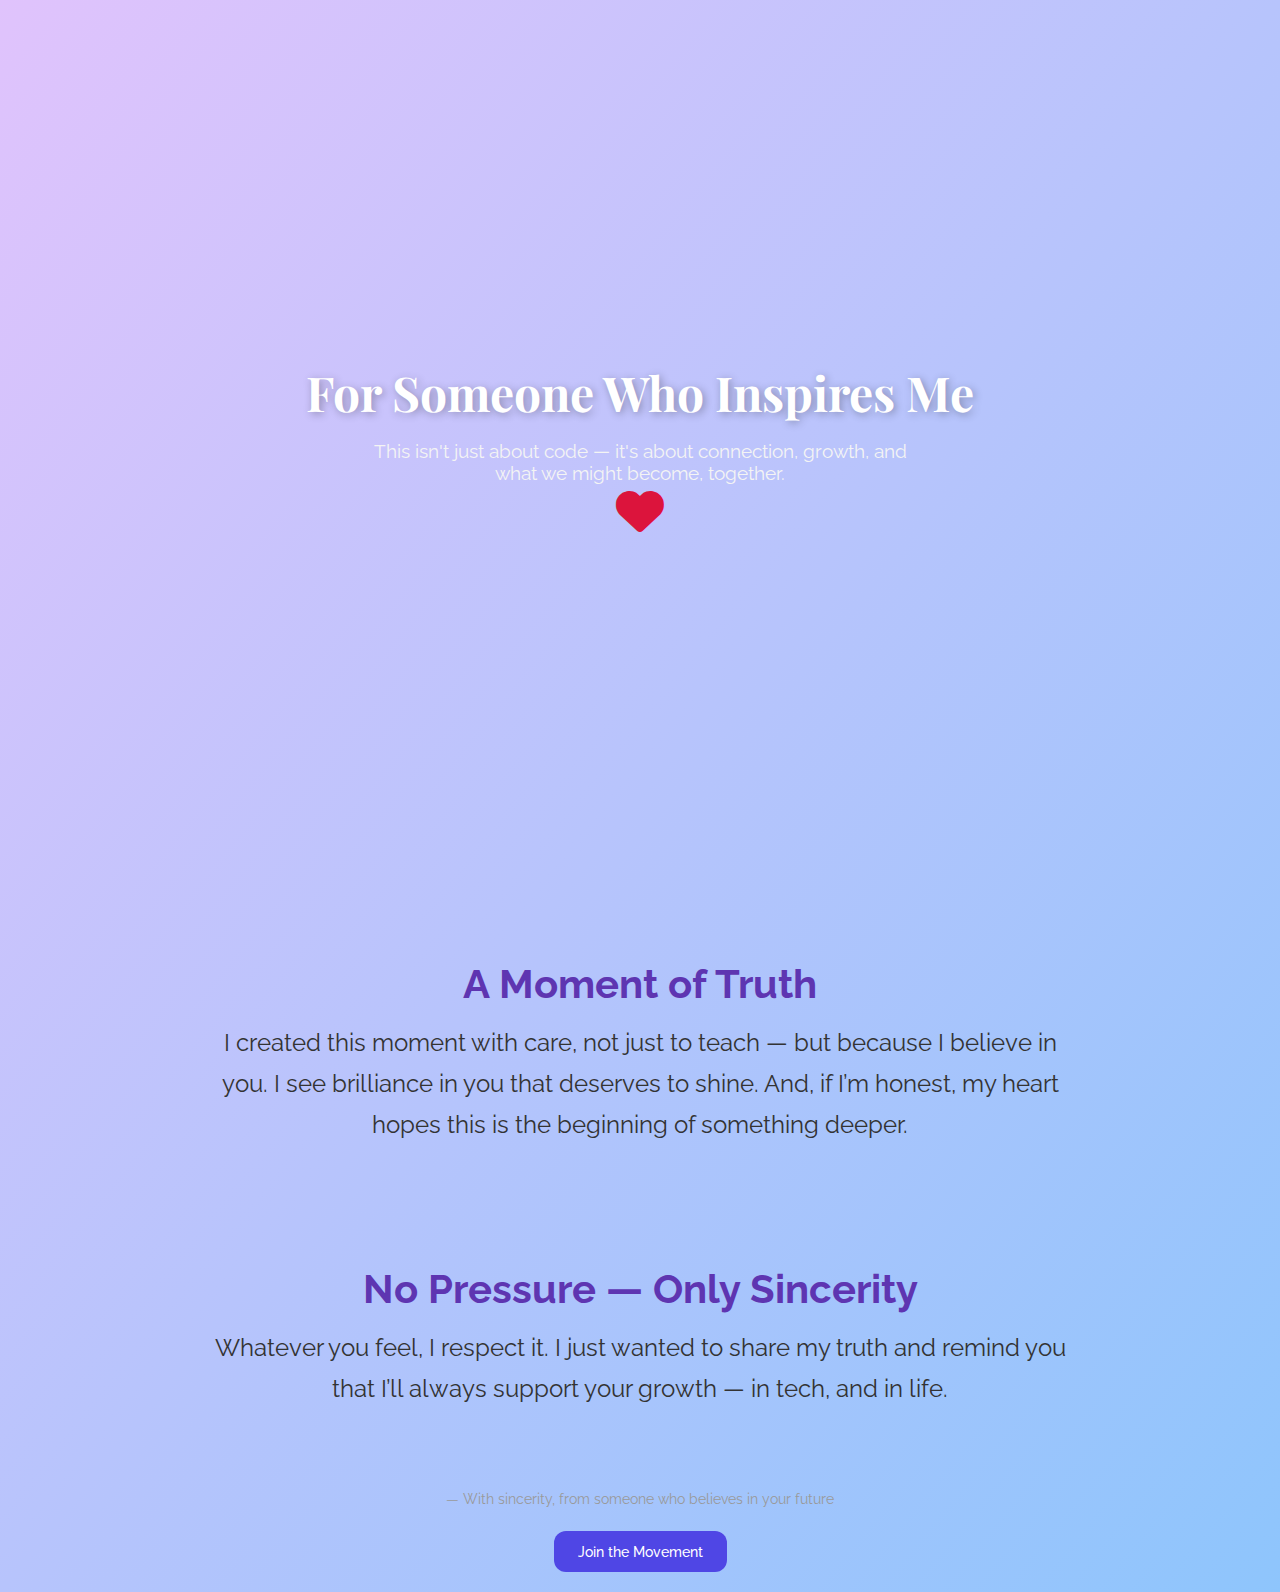
<file: index.html>
<!DOCTYPE html>
<html lang="en">
<head>
  <meta charset="UTF-8" />
  <meta name="viewport" content="width=device-width, initial-scale=1.0" />
  <title>For Someone Special</title>
  <link href="https://fonts.googleapis.com/css2?family=Playfair+Display:wght@600&family=Raleway&display=swap" rel="stylesheet">
  <link rel="stylesheet" href="https://cdnjs.cloudflare.com/ajax/libs/font-awesome/6.4.0/css/all.min.css"/>
  <style>
    * {
      margin: 0;
      padding: 0;
      box-sizing: border-box;
    }

    body {
      font-family: 'Raleway', sans-serif;
      background: linear-gradient(to bottom right, #e0c3fc, #8ec5fc);
      color: #222;
      overflow-x: hidden;
    }

    header {
      height: 100vh;
      display: flex;
      align-items: center;
      justify-content: center;
      flex-direction: column;
      text-align: center;
      animation: fadeIn 2s ease-out;
    }

    header h1 {
      font-family: 'Playfair Display', serif;
      font-size: 3rem;
      color: #fff;
      margin-bottom: 1rem;
      text-shadow: 2px 2px 8px rgba(0,0,0,0.3);
    }

    header p {
      max-width: 600px;
      font-size: 1.2rem;
      color: #f4f4f4;
      padding: 0 1rem;
    }

    .section {
      padding: 60px 20px;
      max-width: 900px;
      margin: auto;
      text-align: center;
      animation: fadeInUp 1.5s ease forwards;
    }

    .section h2 {
      font-size: 2.5rem;
      margin-bottom: 1rem;
      color: #5e35b1;
    }

    .section p {
      font-size: 1.5rem;
      line-height: 1.7;
      color: #333;
    }

    .icon-heart {
      font-size: 3rem;
      color: crimson;
      animation: pulse 2s infinite;
    }

    .join-btn {
  display: inline-block;
  margin-top: 1.5rem; /* mt-6 */
  background-color: #4f46e5; /* indigo-600 */
  color: white;
  padding: 0.75rem 1.5rem; /* py-3 px-6 */
  border-radius: 0.75rem; /* rounded-xl */
  text-decoration: none;
  font-weight: 500;
  transition: background-color 0.3s ease;
}

.join-btn:hover {
  background-color: #4338ca; /* indigo-700 */
}

    

    @keyframes fadeIn {
      from {opacity: 0; transform: scale(0.9);}
      to {opacity: 1; transform: scale(1);}
    }

    @keyframes fadeInUp {
      from {opacity: 0; transform: translateY(40px);}
      to {opacity: 1; transform: translateY(0);}
    }

    @keyframes pulse {
      0% { transform: scale(1); }
      50% { transform: scale(1.2); }
      100% { transform: scale(1); }
    }

    footer {
      text-align: center;
      padding: 20px;
      font-size: 0.9rem;
      color: #999;
    }
  </style>
</head>
<body>

  <header>
    <h1>For Someone Who Inspires Me</h1>
    <p>This isn't just about code — it's about connection, growth, and what we might become, together.</p>
    <div class="icon-heart">
      <i class="fas fa-heart"></i>
    </div>
  </header>

  <div class="section">
    <h2>A Moment of Truth</h2>
    <p>I created this moment with care, not just to teach — but because I believe in you.
       I see brilliance in you that deserves to shine. And, if I’m honest, my heart hopes
       this is the beginning of something deeper.
    </p>
  </div>

  <div class="section">
    <h2>No Pressure — Only Sincerity</h2>
    <p>Whatever you feel, I respect it. I just wanted to share my truth and remind you
       that I’ll always support your growth — in tech, and in life.
    </p>
  </div>

  <footer>
    <p>— With sincerity, from someone who believes in your future</p> <a href="./5ire vision/index.html" class="join-btn">Join the Movement</a>
  </footer>

</body>
</html>
</file>
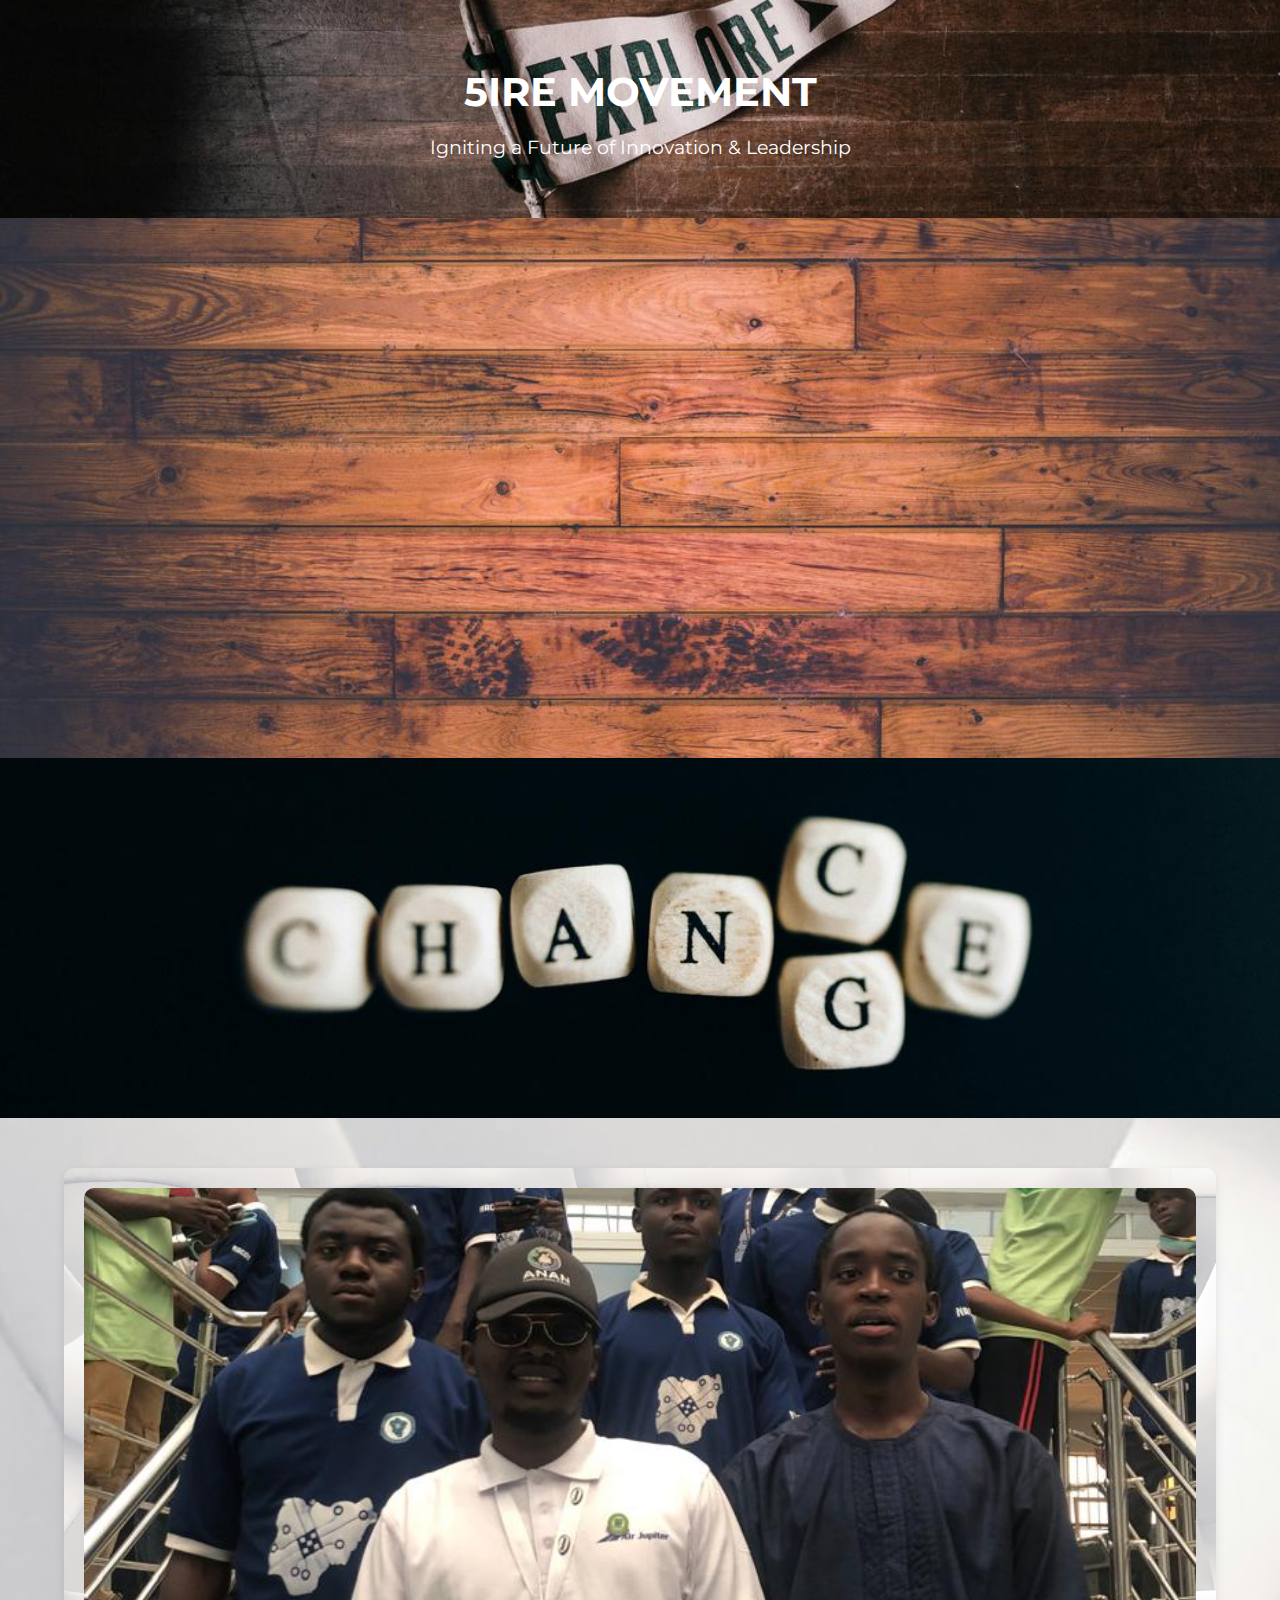
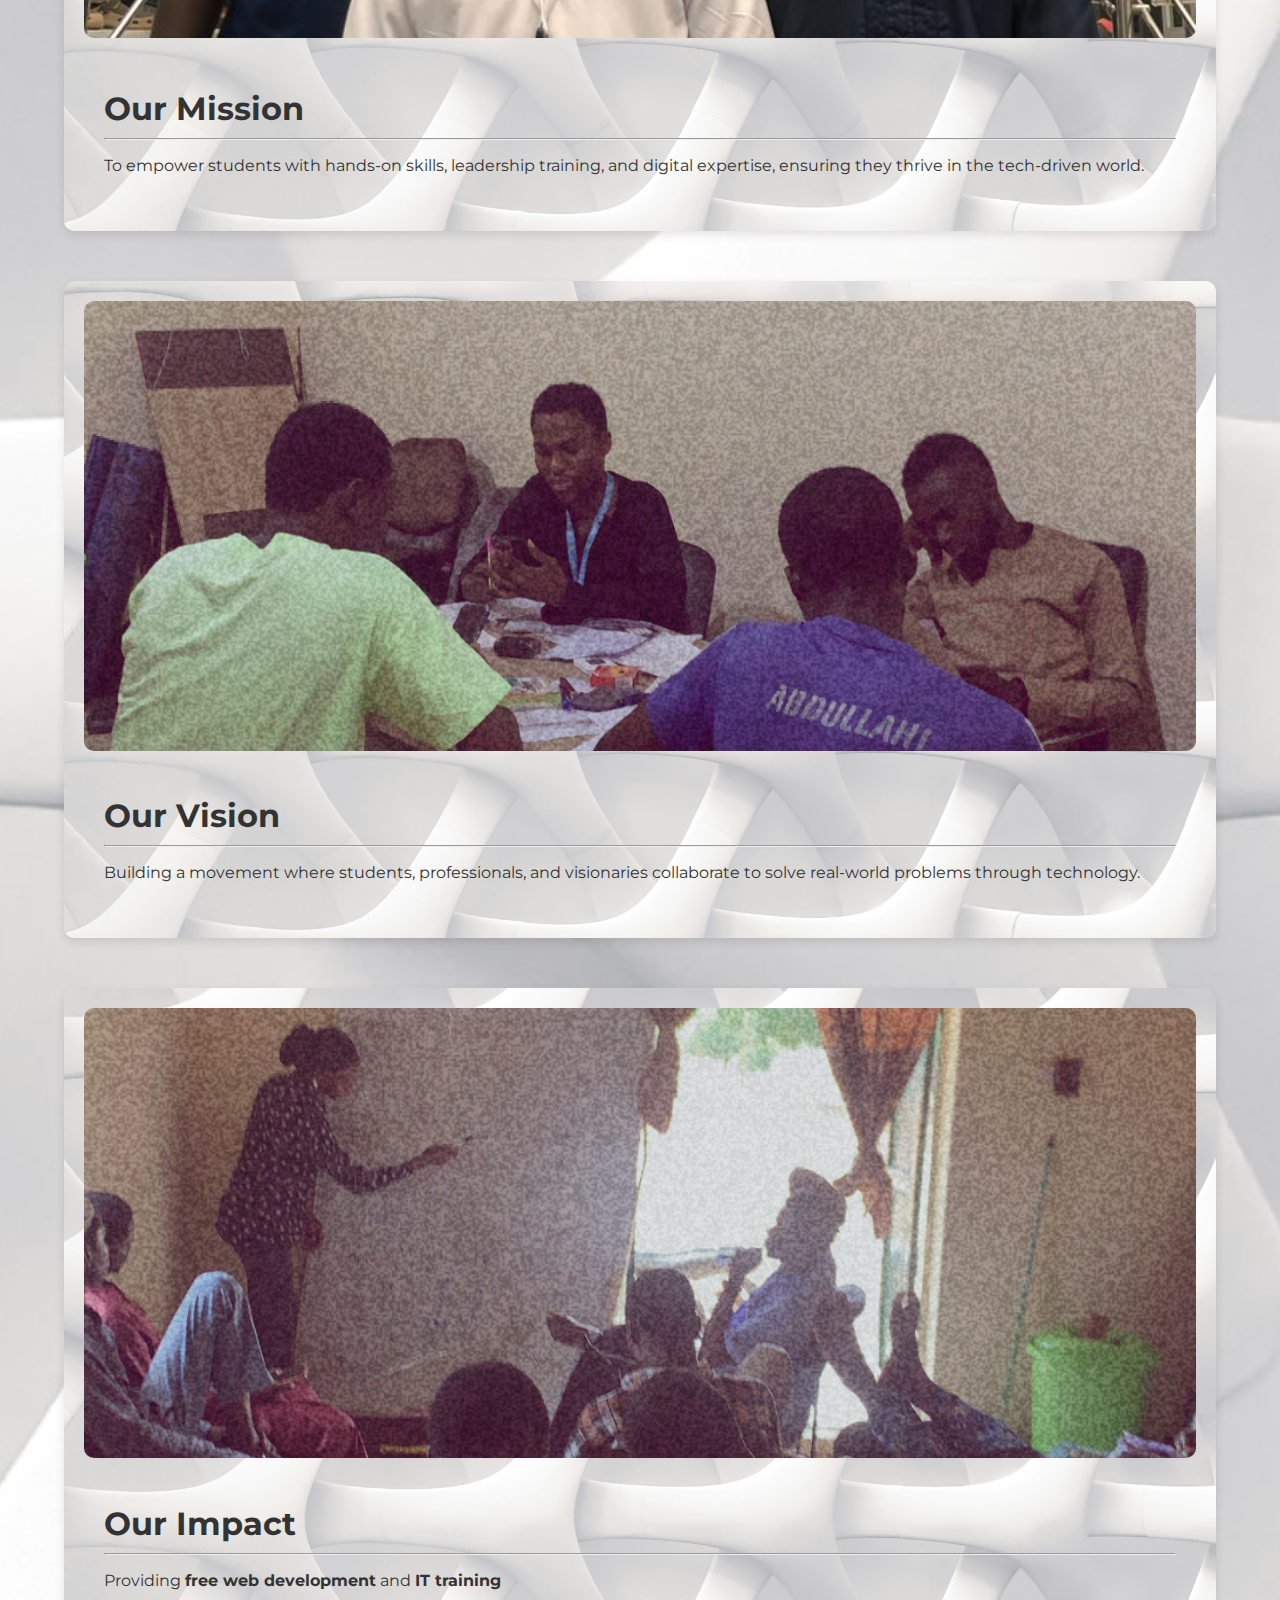
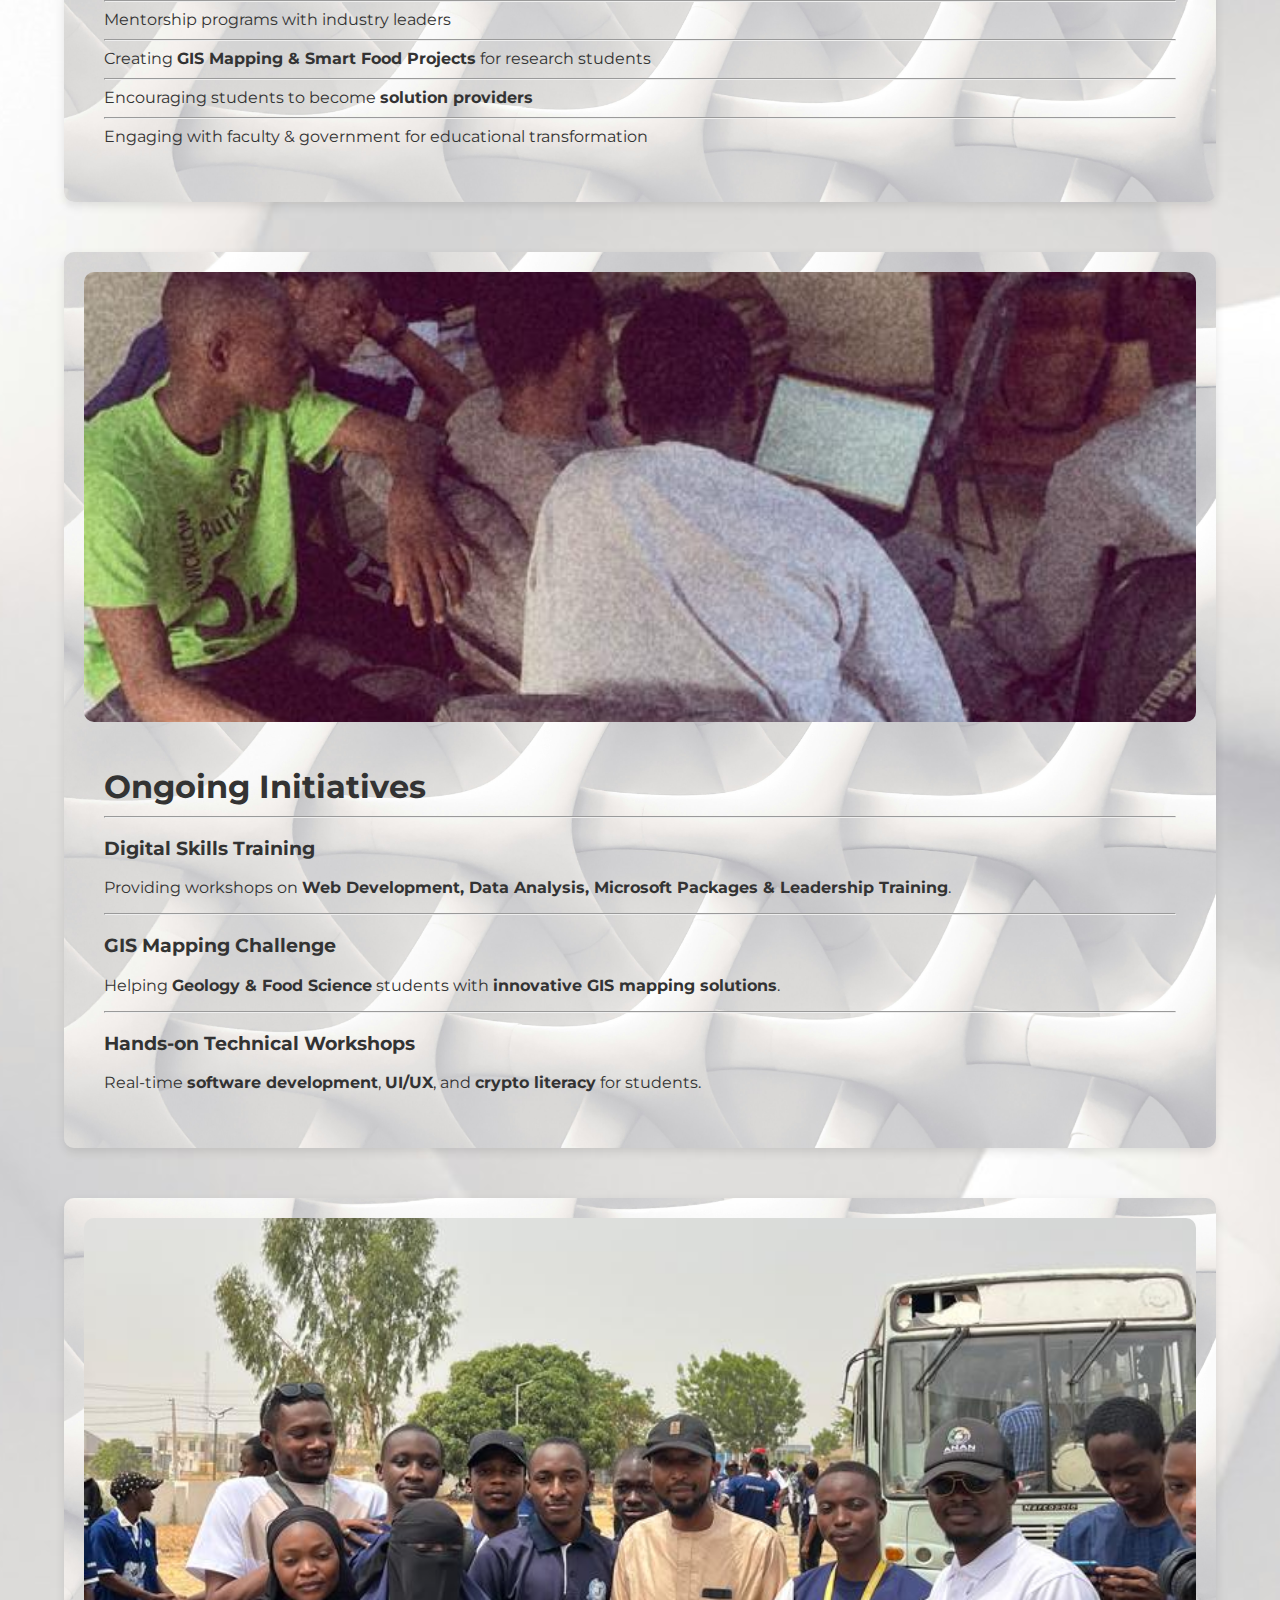
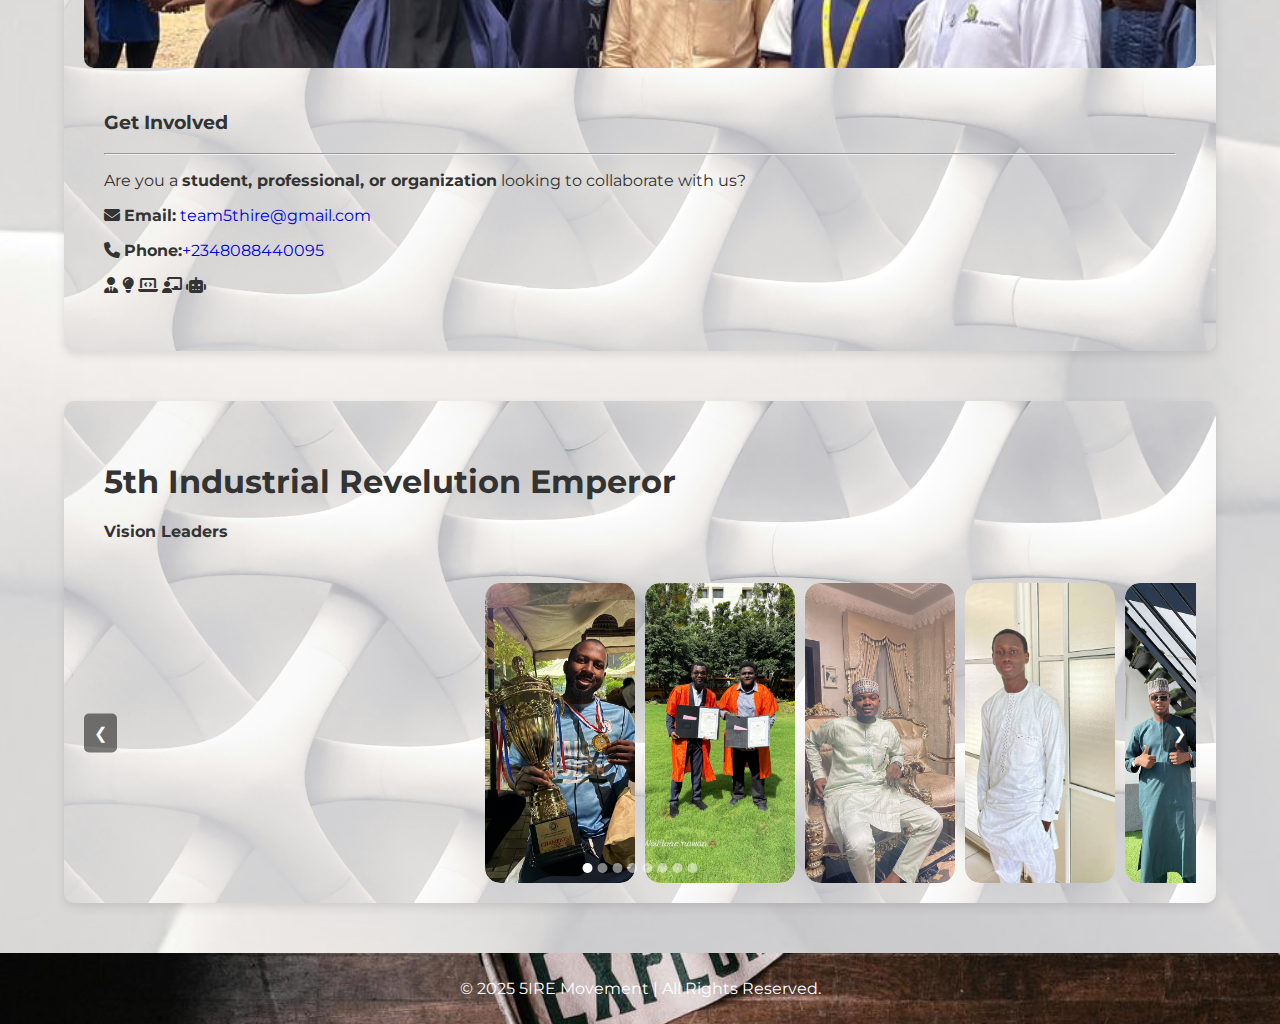
<file: 5ire vision/index.html>
<!DOCTYPE html>
<html lang="en">
<head>
    <meta charset="UTF-8">
    <meta name="viewport" content="width=device-width, initial-scale=1.0">
    <title>5IRE Movement - Visionaries of Change</title>
    <link rel="stylesheet" href="style.css">
    <link rel="stylesheet" href="https://fonts.googleapis.com/css2?family=Montserrat:wght@400;600;700&display=swap">
    <link rel="stylesheet" href="https://cdnjs.cloudflare.com/ajax/libs/font-awesome/6.5.0/css/all.min.css" />
</head>
<body>
    <!-- HEADER SECTION -->
    <header>
        <div class="container">
            <h1>5IRE MOVEMENT</h1>
            <p>Igniting a Future of Innovation & Leadership</p>
        </div>
    </header>

    <div class="body">
        <!-- Sliding Sections -->
        <section id="slide">
            <div class="slide">
                <div class="slide-down">
                    <p>Empowering Innovation, Driving Impact<br>Welcome to <strong>5IRE</strong>, where we harness technology, leadership, and strategic collaboration to create sustainable solutions for government, businesses, and society.</p>
                </div>
            </div>

            <div class="slide-in">
                <p>Our mission is to bridge the gap between technology and governance, ensuring impactful decision-making through cutting-edge digital solutions and strategic leadership.</p>
            </div>
        </section>

        <!-- Image Section -->
        <section id="image">
            <div class="secondImg">
                <!-- <img src="change.jpeg" alt="" srcset=""> -->
            </div>
        </section>


        <!-- MISSION & VISION SECTION -->
        <section id="mission">
            <div class="container1">
                <img src="leaderImg/mission.jpg" alt="Mission Image">
                <div class="text">
                    <h2>Our Mission</h2>
                    <hr>
                    <p>To empower students with hands-on skills, leadership training, and digital expertise, ensuring they thrive in the tech-driven world.</p>
                </div>
            </div>
        </section>

        <section id="vision">
            <div class="container1">
                <img src="Images/IMG_6361.JPG" alt="Vision Image">
                <div class="text">
                    <h1>Our Vision</h1>
                    <hr>
                    <p>Building a movement where students, professionals, and visionaries collaborate to solve real-world problems through technology.</p>
                </div>
            </div>
        </section>

        <section id="impact">
            <div class="container1">
                <img src="Images/jennifer.JPG" alt="Impact Image">
                <div class="text">
                    <h1>Our Impact</h1>
                    <hr>
                    <ul>
                        <li>Providing <b>free web development</b> and <b>IT training</b></li>
                        <hr>
                        <li>Mentorship programs with industry leaders</li>
                        <hr>
                        <li>Creating <b>GIS Mapping & Smart Food Projects</b> for research students</li>
                        <hr>
                        <li>Encouraging students to become <b>solution providers</b></li>
                        <hr>
                        <li>Engaging with faculty & government for educational transformation</li>
                    </ul>
                </div>
            </div>
        </section>

        <!-- Ongoing Initiatives -->
        <section id="initiatives">
            <div class="container1">
                <img src="leaderImg/ongoing.jpg" alt="Initiatives Image">
                <div class="text">
                    <h1>Ongoing Initiatives</h1>
                    <hr>
                    <div class="project">
                        <h3>Digital Skills Training</h3>
                        <p>Providing workshops on <b>Web Development, Data Analysis, Microsoft Packages & Leadership Training</b>.</p>
                    </div>
                    <hr>
                    <div class="project">
                        <h3>GIS Mapping Challenge</h3>
                        <p>Helping <b>Geology & Food Science</b> students with <b>innovative GIS mapping solutions</b>.</p>
                    </div>
                    <hr>
                    <div class="project">
                        <h3>Hands-on Technical Workshops</h3>
                        <p>Real-time <b>software development</b>, <b>UI/UX</b>, and <b>crypto literacy</b> for students.</p>
                    </div>
                </div>
            </div>
        </section>

        <!-- Meet the Visionary Leaders
        <section id="leaders">
            <div class="container1">
                <img src="jennifer.JPG" alt="Leaders Image">
                <div class="text">
                    <h2>Meet the Visionary Leaders</h2>
                    <hr>
                    <ul>
                        <li>Nuhu Muhammad Datti – <b>Software Director & Visionary Lead</b></li>
                        <li>[Other Key Members & Their Roles]</li>
                    </ul>
                </div>
            </div>
        </section> -->

        <!-- Partnership & Contact -->
        <section id="contact">
            <div class="container1">
                <img src="leaderImg/colabration.jpg"Contact Image">
                <div class="text">
                    <h3>Get Involved</h3>
                    <hr>
                    <p>Are you a <b>student, professional, or organization</b> looking to collaborate with us?</p>
                    <p><i class="fas fa-envelope"></i> <strong>Email:</strong>  <a href="mailto:team5thire@gmail.com">team5thire@gmail.com</a></p>
                    <p><i class="fas fa-phone"></i> <strong>Phone:</strong><a href="tel:+2348088440095">+2348088440095</a></p>
                    <p><i class="fas fa-user-tie"></i>
                    <i class="fas fa-lightbulb"></i>
                    <i class="fas fa-laptop-code"></i>
                    <i class="fas fa-chalkboard-teacher"></i>
                    <i class="fas fa-robot"></i>
                 </p>
                </div>
            </div>
        </section>

        <!-- SLIDING IMAGES --> 
        <section id="contact">
            <div class="container1">
                <div class="text">
                    <h1>5th Industrial Revelution Emperor</h1>
                    <h4>Vision Leaders</h4>
                </div>    
            <div class="slider2">
                <div class="slides2">
                      <!-- Slide 0 -->
                      <div class="slide2">
                      
                        <!-- <div class="info">
                         
                        </div> -->
                    </div>
                    <!-- Slide 0 -->
                    <div class="slide2">
                      
                        <!-- <div class="info">
                         
                        </div> -->
                    </div>
                    <!-- Slide 0 -->
                    <div class="slide2">
                      
                        <!-- <div class="info">
                         
                        </div> -->
                    </div>
                    <!-- Slide 0 -->
                    <div class="slide2">
                      
                        <!-- <div class="info">
                         
                        </div> -->
                    </div>
                    <!-- Slide 0 -->
                    <div class="slide2">
                      
                        <!-- <div class="info">
                         
                        </div> -->
                    </div>
                    <!-- Slide 0 -->
                    <div class="slide2">
                      
                        <!-- <div class="info">
                         
                        </div> -->
                    </div>
                      <!-- Slide 0 -->
                      <div class="slide2">
                      
                        <!-- <div class="info">
                         
                        </div> -->
                    </div>
                      <!-- Slide 0 -->
                      <div class="slide2">
                      
                        <!-- <div class="info">
                         
                        </div> -->
                    </div>
                      <!-- Slide 0 -->
                      <div class="slide2">
                      
                        <!-- <div class="info">
                         
                        </div> -->
                    </div>
                      <!-- Slide 0 -->
                      <div class="slide2">
                      
                        <!-- <div class="info">
                         
                        </div> -->
                    </div>
                      <!-- Slide 0 -->
                      <div class="slide2">
                      
                        <!-- <div class="info">
                         
                        </div> -->
                    </div>
                      <!-- Slide 0 -->
                      <div class="slide2">
                      
                        <!-- <div class="info">
                         
                        </div> -->
                    </div>
                      <!-- Slide 0 -->
                      <div class="slide2">
                      
                        <!-- <div class="info">
                         
                        </div> -->
                    </div>
                      <!-- Slide 0 -->
                      <div class="slide2">
                      
                        <!-- <div class="info">
                         
                        </div> -->
                    </div>
                      <!-- Slide 0 -->
                      <div class="slide2">
                      
                        <!-- <div class="info">
                         
                        </div> -->
                    </div>
                      <!-- Slide 0 -->
                      <div class="slide2">
                      
                        <!-- <div class="info">
                         
                        </div> -->
                    </div>
                      <!-- Slide 0 -->
                      <div class="slide2">
                      
                        <!-- <div class="info">
                         
                        </div> -->
                    </div>
                      <!-- Slide 0 -->
                      <div class="slide2">
                      
                        <!-- <div class="info">
                         
                        </div> -->
                    </div>
                      <!-- Slide 0 -->
                      <div class="slide2">
                      
                        <!-- <div class="info">
                         
                        </div> -->
                    </div>
                      <!-- Slide 0 -->
                      <div class="slide2">
                      
                        <!-- <div class="info">
                         
                        </div> -->
                    </div>
                      <!-- Slide 0 -->
                      <div class="slide2">
                      
                        <!-- <div class="info">
                         
                        </div> -->
                    </div>
                      <!-- Slide 0 -->
                      <div class="slide2">
                      
                        <!-- <div class="info">
                         
                        </div> -->
                    </div>
                    <!-- Slide 0 -->
                    <div class="slide2">
                      
                        <!-- <div class="info">
                         
                        </div> -->
                    </div>
                    <!-- Slide 0 -->
                    <div class="slide2">
                      
                        <!-- <div class="info">
                         
                        </div> -->
                    </div>
                      <!-- Slide 0 -->
                      <div class="slide2">
                      
                        <!-- <div class="info">
                         
                        </div> -->
                    </div>
                     <!-- Slide 0 -->
                     <div class="slide2">
                      
                        <!-- <div class="info">
                         
                        </div> -->
                    </div>
                   <!-- Slide 1 -->
                    <div class="slide2">
                        <img src="leaderImg/ya mahmud.jpg" alt="Leader 1">
                        <div class="info">
                            <h6>Mentor</h6>
                            <!-- <p>Visionary entrepreneur Web Developer Problem Solver</p> -->
                        </div>
                    </div>
                                        <!-- Slide 1 -->
                    <div class="slide2">
                        <img src="leaderImg/shafze and kado.jpg" alt="Leader 1">
                        <div class="info">
                            <h6>Shafze & Kadoh</h6>
                            <!-- <p>Visionary entrepreneur Web Developer Problem Solver</p> -->
                        </div>
                    </div>
                    <!-- Slide 1 -->
                    <div class="slide2">
                        <img src="leaderImg/datti2.jpg" alt="Leader 1">
                        <div class="info">
                            <h6>Nuhu Muhammad Datti</h6>
                            <!-- <p>Visionary entrepreneur Web Developer Problem Solver</p> -->
                        </div>
                    </div>
                       <!-- Slide 2 -->
                       <div class="slide2">
                        <img src="leaderImg/killar.jpg" alt="Leader 2">
                        <div class="info">
                            <h6>Killer</h6>
                            <!-- <p>Visionary entrepreneur FxTrader Problem Solver</p> -->
                        </div>
                    </div>
                    <!-- Slide 2 -->
                    <div class="slide2">
                        <img src="leaderImg/aliyu hassa.jpg" alt="Leader 2">
                        <div class="info">
                            <h6>Aliyu Hassan</h6>
                            <!-- <p>Visionary entrepreneur FxTrader Problem Solver</p> -->
                        </div>
                    </div>
                    <!-- Slide 2 -->
                    <div class="slide2">
                        <img src="leaderImg/lil bro.jpg" alt="Leader 2">
                        <div class="info">
                            <h6>Halliru Muhammad</h6>
                            <!-- <p>Visionary entrepreneur FxTrader Problem Solver</p> -->
                        </div>
                    </div>
                    <!-- Slide 2 -->
                    <div class="slide2">
                        <img src="leaderImg/Muhammmad Umar.jpg" alt="Leader 2">
                        <div class="info">
                            <h6>Muhammad Umar</h6>
                            <!-- <p>Visionary entrepreneur FxTrader Problem Solver</p> -->
                        </div>
                    </div>
                    <!-- Slide 2 -->
                    <div class="slide2">
                        <img src="leaderImg/Saidu al_amin Hassan .jpg" alt="Leader 2">
                        <div class="info">
                            <h6>Saidu Al-Amin Hassan</h6>
                            <!-- <p>Visionary entrepreneur FxTrader Problem Solver</p> -->
                        </div>
                    </div>
                     <!-- Slide 2 -->
                     <div class="slide2">
                        <img src="leaderImg/jenifer.jpg" alt="Leader 2">
                        <div class="info">
                            <h6>Jennifer</h6>
                            <!-- <p>Visionary entrepreneur FxTrader Problem Solver</p> -->
                        </div>
                    </div>
                       <!-- Slide 2 -->
                       <div class="slide2">
                        <img src="leaderImg/jidda.jpg" alt="Leader 2">
                        <div class="info">
                            <h6>Jidda</h6>
                            <!-- <p>Visionary entrepreneur FxTrader Problem Solver</p> -->
                        </div>
                    </div>
                     <!-- Slide 2 -->
                     <div class="slide2">
                        <img src="leaderImg/ameera.jpg" alt="Leader 2">
                        <div class="info">
                            <h6>Bilkisu Zakari Muhammad</h6>
                            <!-- <p>Visionary entrepreneur FxTrader Problem Solver</p> -->
                        </div>
                    </div>
                     <!-- Slide 2 -->
                     <div class="slide2">
                        <img src="leaderImg/khairat.jpg" alt="Leader 2">
                        <div class="info">
                            <h6>Khairat Umar Gwadabe</h6>
                            <!-- <p>Visionary entrepreneur FxTrader Problem Solver</p> -->
                        </div>
                    </div>
                     <!-- Slide 2 -->
                     <div class="slide2">
                        <img src="leaderImg/salma.jpg" alt="Leader 2">
                        <div class="info">
                            <h6>Salima</h6>
                            <!-- <p>Visionary entrepreneur FxTrader Problem Solver</p> -->
                        </div>
                    </div>  
                     <!-- Slide 2 -->
                    <div class="slide2">
                        <img src="leaderImg/abdullafiz.jpg" alt="Leader 2">
                        <div class="info">
                            <h6>Abdullafeez</h6>
                            <!-- <p>Visionary entrepreneur FxTrader Problem Solver</p> -->
                        </div>
                    </div>
                     <!-- Slide 2 -->
                     <div class="slide2">
                        <img src="leaderImg/abdul.jpg" alt="Leader 2">
                        <div class="info">
                            <h6>Abdul</h6>
                            <!-- <p>Visionary entrepreneur FxTrader Problem Solver</p> -->
                        </div>
                    </div>
                     <!-- Slide 2 -->
                     <div class="slide2">
                        <img src="leaderImg/umar.jpg" alt="Leader 2">
                        <div class="info">
                            <h6>Umar</h6>
                            <!-- <p>Visionary entrepreneur FxTrader Problem Solver</p> -->
                        </div>
                    </div>
                     <!-- Slide 2 -->
                     <div class="slide2">
                        <img src="leaderImg/dan fulani.jpg" alt="Leader 2">
                        <div class="info">
                            <h6>Idis Shakallo</h6>
                            <!-- <p>Visionary entrepreneur FxTrader Problem Solver</p> -->
                        </div>
                    </div>
                    <!-- Slide 3 -->
                    <div class="slide2">
                        <img src="leaderImg/abdulaziz abdullahi.jpg" alt="Leader 3">
                        <div class="info">
                            <h6>Abdulaziz Abdullahi </h6>
                            <!-- <p>Pioneer in modern technology and business.</p> -->
                        </div>
                    </div>
                     <!-- Slide 2 -->
                     <div class="slide2">
                        <img src="leaderImg/fresher.jpg" alt="Leader 2">
                        <div class="info">
                            <h6>Fresher</h6>
                            <!-- <p>Visionary entrepreneur FxTrader Problem Solver</p> -->
                        </div>
                    </div>
                     <!-- Slide 2 -->
                     <div class="slide2">
                        <img src="leaderImg/zago.jpg" alt="Leader 2">
                        <div class="info">
                            <h6>Zago</h6>
                            <!-- <p>Visionary entrepreneur FxTrader Problem Solver</p> -->
                        </div>
                    </div>
                    <!-- Slide 4 -->
                    <div class="slide2">
                        <img src="leaderImg/abubakar imram.jpg" alt="Leader 4">
                        <div class="info">
                            <h6>Abubakar Imran</h6>
                            <!-- <p>Creative leader inspiring future generations.</p> -->
                        </div>
                    </div>
                    <!-- Slide 5 -->
                    <div class="slide2">
                        <img src="leaderImg/isa ibrahim aliyu.jpg" alt="Leader 5">
                        <div class="info">
                            <h6>Isa Ibrahim Aliyu</h6>
                            <!-- <p>Driving innovation and leadership worldwide.</p> -->
                        </div>
                    </div>
                    <!-- Slide 6 -->
                    <div class="slide2">
                        <img src="leaderImg/muhammadad Abdullahi Muhammad.jpg" alt="Leader 6">
                        <div class="info">
                            <h6>Muhammad Abdullahi Muhammad</h6>
                            <!-- <p>Pioneer in modern technology and business.</p> -->
                        </div>
                    </div>
                    <!-- Slide 7 -->
                    <div class="slide2">
                        <img src="leaderImg/muhammmad iliyasu bello.jpg" alt="Leader 7">
                        <div class="info">
                            <h6>muhammad Iliyasu Bello</h6>
                            <!-- <p>Creative leader inspiring future generations.</p> -->
                        </div>
                    </div>
                    <!-- Slide 8 -->
                    <div class="slide2">
                        <img src="leaderImg/uriah Tswanya.jpg" alt="Leader 8">
                        <div class="info">
                            <h6>Uriag Tswanya</h6>
                            <!-- <p>Driving innovation and leadership worldwide.</p> -->
                        </div>
                    </div>
                    <!-- Slide 8 -->
                    <div class="slide2">
                        <img src="leaderImg/peter tsado.jpg" alt="Leader 8">
                        <div class="info">
                            <h6>Peter Tsado</h6>
                            <!-- <p>Driving innovation and leadership worldwide.</p> -->
                        </div>
                    </div>
                    <!-- Slide 8 -->
                    <div class="slide2">
                        <img src="leaderImg/suleiman abdullahi.jpg" alt="Leader 8">
                        <div class="info">
                            <h6>Sulaiman Abdullahi</h6>
                            <!-- <p>Driving innovation and leadership worldwide.</p> -->
                        </div>
                    </div>
                    <div class="slide2">
                        <img src="leaderImg/ndattibbespoke.jpg" alt="Leader 8">
                        <div class="info">
                            <h6>Special Packages For Challage</h6>
                            <!-- <p>Driving innovation and leadership worldwide.</p> -->
                        </div>
                    </div>
                </div>
        
                <!-- Navigation Buttons -->
                <button class="prev">&#10094;</button>
                <button class="next">&#10095;</button>
        
                <!-- Indicators -->
                <div class="indicators">
                    <div class="indicator active"></div>
                    <div class="indicator"></div>
                    <div class="indicator"></div>
                    <div class="indicator"></div>
                    <div class="indicator"></div>
                    <div class="indicator"></div>
                    <div class="indicator"></div>
                    <div class="indicator"></div>
                </div>
            </div>
            </div>
            <section></section>
        <!-- FOOTER -->
        <footer>
            <div class="container">
                <p>© 2025 5IRE Movement | All Rights Reserved.</p>
            </div>
        </footer>
    </div>

    <script src="script.js"></script>
</body>
</html>
</file>
<file: 5ire vision/style.css>
/* General Styles */
* {
    box-sizing: border-box;
}

body {
    font-family: 'Montserrat', sans-serif;
    margin: 0;
    padding: 0;
    background-image: url('Images/background.JPG'); /* Replace with your image */
    background-size: cover;
    background-position: center;
    color: #333;
    height: 100%;
    max-width: 100%;
    overflow-x: hidden;
}

/* Hero Banner (Header + Slide Sections + Image) */
.hero {
    position: relative;
    width: 100%;
    min-height: 100vh; /* Ensure it covers full screen */
    background-image: url('Images/background.JPG'); /* Replace with your image */
    background-size: cover;
    background-position: center;
    display: flex;
    flex-direction: column;
    align-items: center;
    justify-content: center;
}

/* Header */
header {
    width: 100%;
    text-align: center;
    color: white;
    background-image: url('Images/explore.jpeg'); /* Replace with your actual image file */
    background-size: cover; /* Ensures the image covers the entire screen */
    background-position: center; /* Centers the image */
    background-repeat: no-repeat; /* Prevents tiling */
    padding: 40px 10px;
    position: relative;
    z-index: 2;
}

header h1 {
    font-size: 2.5rem;
}

header p {
    font-size: 1.2rem;
}

/* Sliding Section */
#slide {
    position: relative;
    width: 100%;
    height: 60vh; /* Adjust this based on preference */
    background-image: url('Images/wood.jpeg'); /* Replace with your actual image file */
    background-size: cover; /* Ensures the image covers the entire screen */
    background-position: center; /* Centers the image */
    background-repeat: no-repeat; /* Prevents tiling */
    display: flex;
    align-items: center;
    justify-content: center;
    overflow: hidden;
}

/* First sliding section (Slides down from the header) */
.slide-down {
    position: absolute;
    top: 10%;
    left: 5%;
    width: 50%;
    /* background-color: rgba(0, 0, 0, 0.6); */
    color: white;
    font-size: 20px;
    /* padding: 20px;
    border-radius: 8px; */
    opacity: 0;
    animation: slideDown 1.5s ease-out forwards;
}

@keyframes slideDown {
    from {
        transform: translateY(-100%);
        opacity: 0;
    }
    to {
        transform: translateY(0);
        opacity: 1;
    }
}

/* Second sliding section (Slides diagonally from top-left) */
.slide-in {
    position: absolute;
    top: 60%;
    left: 50%;
    width: 40%;
    transform: translate(-50%, -50%);
    color: white;
    /* background-color: rgba(0, 0, 0, 0.6); */
    font-size: 18px;
    padding: 20px;
    opacity: 0;
    animation: slideIn 1.5s ease-out forwards;
}

@keyframes slideIn {
    from {
        transform: translate(-100%, -100%);
        opacity: 0;
    }
    to {
        transform: translate(0, 0);
        opacity: 1;
    }
}

/* Second Image Section */
.secondImg {
    width: 100%;
    height: 40vh; /* Ensures it takes some portion */
    background-image: url('Images/change.jpeg'); /* Replace with your actual image file */
    background-size: cover; /* Ensures the image covers the entire screen */
    background-position: center; /* Centers the image */
    background-repeat: no-repeat; /* Prevents tiling */
}

/* Responsive Design */
@media (max-width: 768px) {
    .slide-down {
        width: 70%;
        left: 10%;
        font-size: 18px;
    }

    .slide-in {
        width: 80%;
        left: 10%;
        font-size: 16px;
        top: 60%;
    }
}

@media (max-width: 480px) {
    .slide-down, .slide-in {
        width: 90%;
        left: 5%;
        font-size: 14px;
        padding: 15px;
    }
}

/* BODY */

/* Sections */
.container1 {
    width: 90%;
    max-width: 1200px;
    margin: 50px auto;
    background-image: url('Images/background.JPG'); /* Replace with your actual image file */
    background-size: cover;
    background-position: center;
    background-repeat: no-repeat;
    border-radius: 10px;
    box-shadow: 0 4px 10px rgba(0, 0, 0, 0.1);
    padding: 20px;
}

.container1 img {
    width: 100%;
    height: 450px;
    object-fit: cover;
    border-radius: 10px;
}

.text {
    padding: 20px;
}

.text a{
    text-decoration: none;
}

h2, h1 {
    font-size: 2rem;
    margin-bottom: 10px;
}

ul {
    list-style-type: none;
    padding: 0;
}

li {
    margin-bottom: 10px;
}

/* Buttons */
button {
    background: #e63946;
    color: white;
    padding: 10px 15px;
    border: none;
    cursor: pointer;
    border-radius: 5px;
    font-size: 16px;
}

button:hover {
    background: #d62839;
}

/* SLIDING_IMAGES */

/* Reset default styles */

/* Slider Container */
.slider2 {
    width: 100%; /* Full width of the viewport */
    max-width: 1200px; /* Maximum width for large screens */
    overflow: hidden;
    display: flex;
    justify-content: center;
    position: relative;
    cursor: grab;
}

/* Slide Track */
.slides2 {
    display: flex;
    gap: 10px; /* Space between images */
    transition: transform 0.5s ease-in-out; /* Smooth scrolling */
    user-select: none;
}

/* Individual Slide */
.slide2 {
    position: relative;
    width: 150px; /* Small default width */
    height: 300px; /* Default height */
    overflow: hidden;
    border-radius: 15px;
    transition: width 0.5s ease-in-out, height 0.5s ease-in-out;
}

/* Image Styling */
.slide2 img {
    width: 100%;
    height: 100%;
    object-fit: cover;
    border-radius: 15px;
    transition: transform 0.5s ease-in-out;
}

/* Leader Info (Hidden by Default) */
.info {
    position: absolute;
    bottom: 0;
    left: 0;
    width: 100%;
    height: 80px;
    background: rgba(0, 0, 0, 0.7);
    color: white;
    text-align: center;
    padding: 10px;
    opacity: 0;
    transition: opacity 0.5s ease-in-out;
}


/* Expand Slide on Hover */
.slide2:hover {
    width: 250px; /* Expand width on hover */
    height: 350px; /* Expand height on hover */
}

.slide2:hover img {
    transform: scale(1.1); /* Slight zoom effect on hover */
}

.slide2:hover .info {
    opacity: 1; /* Show info on hover */
}

/* Navigation Buttons */
.prev, .next {
    position: absolute;
    top: 50%;
    transform: translateY(-50%);
    background-color: rgba(0, 0, 0, 0.5);
    color: white;
    border: none;
    padding: 10px;
    cursor: pointer;
    z-index: 10;
}

.prev {
    left: 0;
}

.next {
    right: 0;
}

/* Indicators (dots) */
.indicators {
    position: absolute;
    bottom: 10px;
    left: 50%;
    transform: translateX(-50%);
    display: flex;
    gap: 5px;
}

.indicator {
    width: 10px;
    height: 10px;
    background-color: rgba(255, 255, 255, 0.5);
    border-radius: 50%;
    cursor: pointer;
}

.indicator.active {
    background-color: #fff;
}

/* Responsive design */
@media (max-width: 768px) {
    .slider2 {
        width: 95%;
    }

    .slide2 {
        width: 120px;
        height: 250px;
    }

    .slide2:hover {
        width: 200px;
        height: 300px;
    }
}

/* Footer */
footer {
    color: white;
    text-align: center;
    padding: 10px;
    margin-top: 20px;
    background-image: url('Images/explore.jpeg'); /* Replace with your actual image file */
    background-size: cover;
    background-position: center;
    background-repeat: no-repeat;
}
</file>
